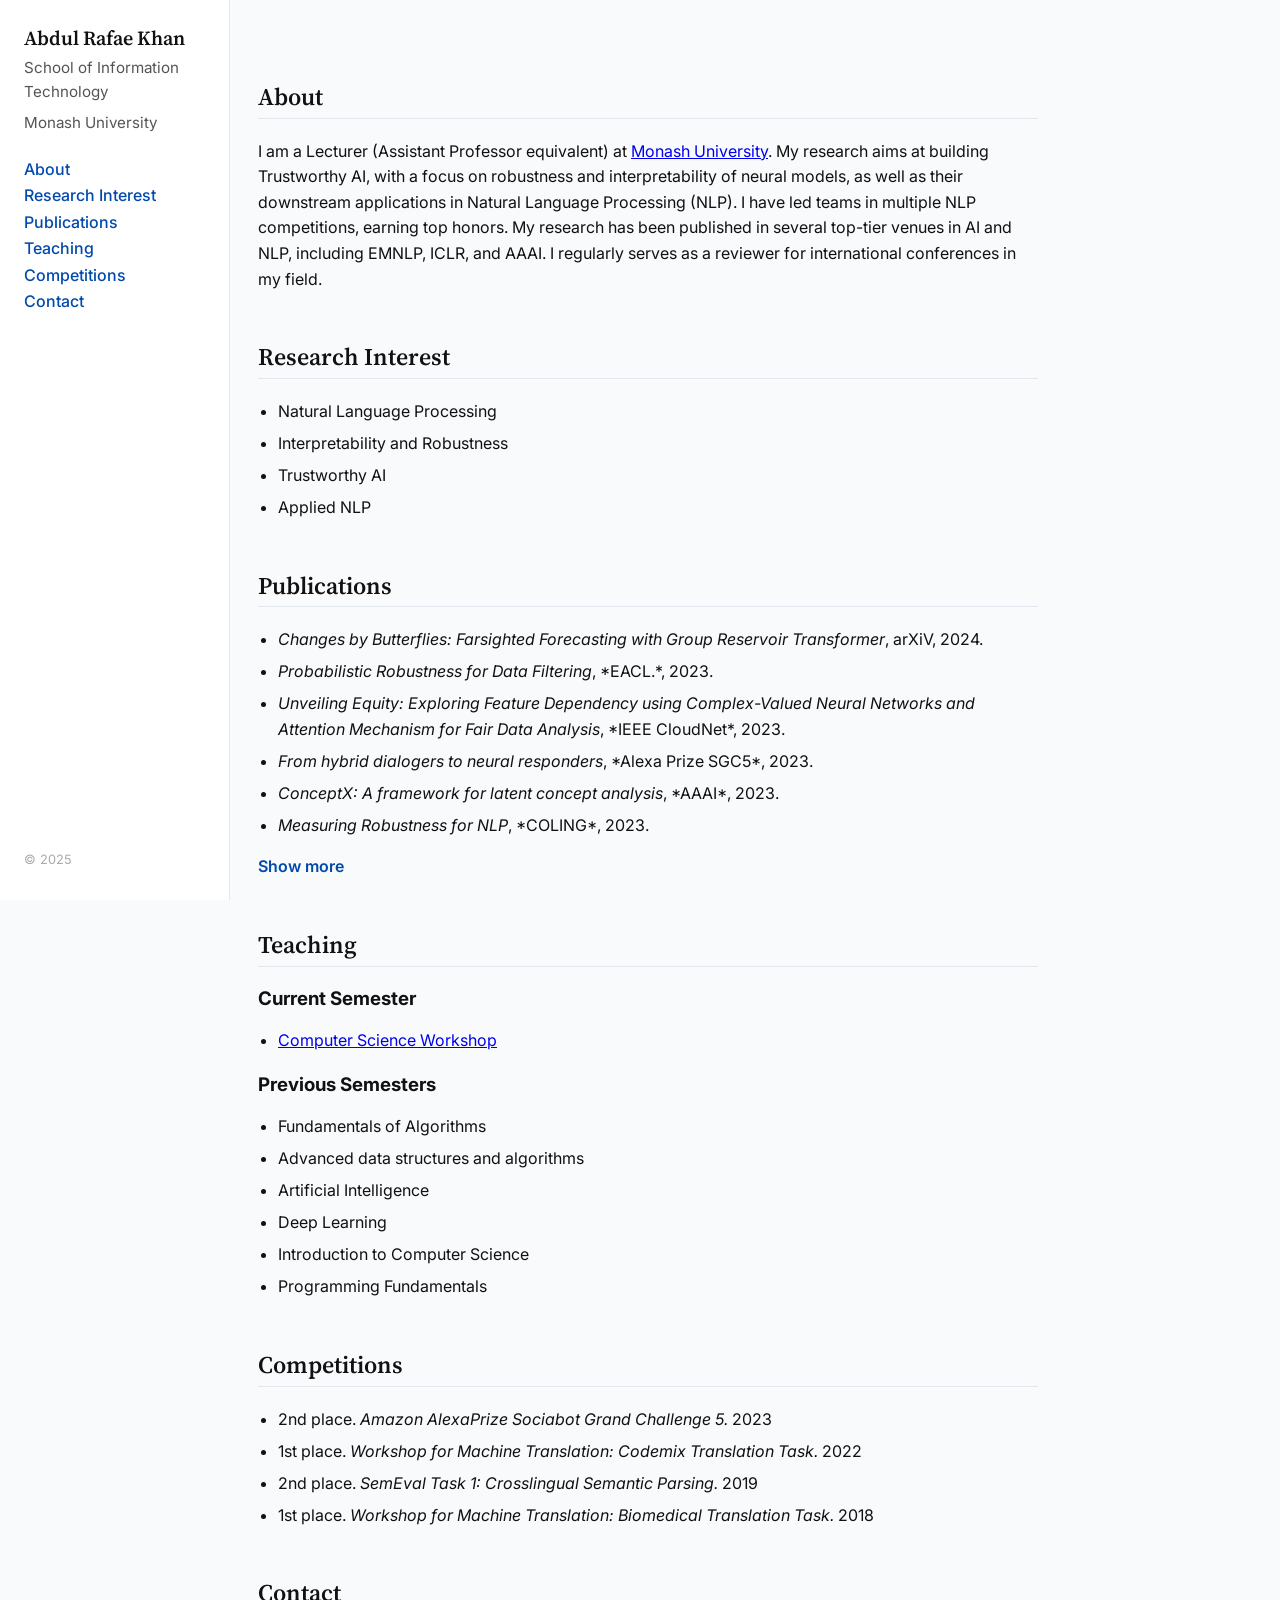
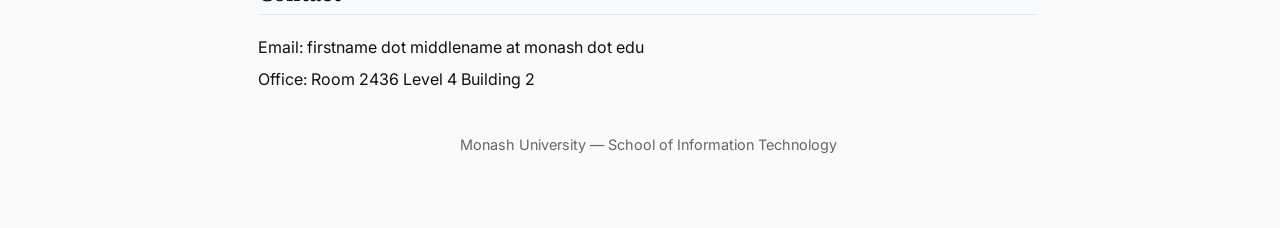
<file: index.html>
<!doctype html>
<html lang="en">
<head>
<meta charset="utf-8">
<meta name="viewport" content="width=device-width,initial-scale=1">
<title>Abdul Rafae Khan — Information Technology</title>
<link href="https://fonts.googleapis.com/css2?family=Inter:wght@400;600&family=Source+Serif+4:wght@400;600&display=swap" rel="stylesheet">
<style>
html,body{margin:0;height:100%;font-family:Inter,system-ui,sans-serif;color:#111;background:#f9fafc;scroll-behavior:smooth;}
aside{position:fixed;left:0;top:0;bottom:0;width:230px;background:#fff;border-right:1px solid #e2e8f0;padding:24px;box-sizing:border-box;display:flex;flex-direction:column;justify-content:space-between}
.profile-pic{width:90px;height:90px;border-radius:50%;object-fit:cover;margin-bottom:12px;filter:grayscale(30%)}
.name{margin:0;font-size:1.25rem;font-family:"Source Serif 4",serif;font-weight:600}
.subtitle{color:#555;margin-top:4px;font-size:.95rem}
nav{margin-top:1.5em;display:flex;flex-direction:column;gap:.4em}
nav a{color:#004aad;text-decoration:none;font-weight:500}
nav a:hover{text-decoration:underline}
main{margin-left:230px;max-width:780px;padding:32px 28px}
h2{font-family:"Source Serif 4",serif;font-weight:600;border-bottom:1px solid #e2e8f0;padding-bottom:.2em;margin-top:2em}
p,li{margin:.4em 0;line-height:1.6}
ul{padding-left:20px}
footer{text-align:center;color:#666;font-size:.9rem;margin:3em 0}
.toggle{cursor:pointer;color:#004aad;font-weight:600;text-decoration:none}
#office-hours{display:none;color:#555;margin-top:8px}
@media(max-width:750px){
  aside{position:static;width:auto;border:0;border-bottom:1px solid #e2e8f0;flex-direction:row;flex-wrap:wrap;gap:10px;align-items:center}
  main{margin:0;padding:20px}
  nav{flex-direction:row;gap:10px;margin:0}
}
</style>
</head>
<body>
<aside>
  <div>
    <div>
	  <!--<img src="photo.jpeg" alt="Profile photo" class="profile-pic">-->
      <h1 class="name">Abdul Rafae Khan</h1>
      <p class="subtitle">School of Information Technology</p>
      <p class="subtitle">Monash University</p>
    </div>
    <nav>
      <a href="#about">About</a>
      <a href="#research">Research Interest</a>
	  <a href="#publication">Publications</a>
      <a href="#teaching">Teaching</a>
	  <a href="#competitions">Competitions</a>
      <a href="#contact">Contact</a>
    </nav>
  </div>
  <p style="color:#aaa;font-size:.8rem;margin-top:2em">&copy; 2025</p>
</aside>

<main>
  <section id="about">
    <h2>About</h2>
    <p>I am a Lecturer (Assistant Professor equivalent) at <a href="https://www.monash.edu/">Monash University</a>. My research aims at building Trustworthy AI, with a focus on robustness and interpretability of neural models, as well as their downstream applications in Natural Language Processing (NLP). I have led teams in multiple NLP competitions, earning top honors. My research has been published in several top-tier venues in AI and NLP, including EMNLP, ICLR, and AAAI. I regularly serves as a reviewer for international conferences in my field.</p>
  </section>

  <section id="research">
    <h2>Research Interest</h2>
	<ul>
		<li>Natural Language Processing</li>
		<li>Interpretability and Robustness</li>
		<li>Trustworthy AI</li>
		<li>Applied NLP</li>
	</ul>
  </section>

  <section id="publication">
    <h2>Publications</h2>
    <ul>
      <li><em>Changes by Butterflies: Farsighted Forecasting with Group Reservoir Transformer</em>, arXiV, 2024. </li>
      <li><em>Probabilistic Robustness for Data Filtering</em>, *EACL.*, 2023.</li>
	  <li><em>Unveiling Equity: Exploring Feature Dependency using Complex-Valued Neural Networks and Attention Mechanism for Fair Data Analysis</em>, *IEEE CloudNet*, 2023.</li>
	  <li><em>From hybrid dialogers to neural responders</em>, *Alexa Prize SGC5*, 2023.</li>
	  <li><em>ConceptX: A framework for latent concept analysis</em>, *AAAI*, 2023.</li>
	  <li><em>Measuring Robustness for NLP</em>, *COLING*, 2023.</li>
    </ul>
    <p><a href="#" class="toggle" id="show-more">Show more</a></p>
    <div id="more-pubs" style="display:none;color:#555">
      <ul>
	  <li><em>SIT at MixMT 2022: Fluent Translation Built on Giant Pre-trained Models</em>, *EMNLP*, 2022.</li>
	  <li><em>Analyzing Encoded Concepts in Transformer Language Models</em>, *NAACL*, 2022.</li>
	  <li><em>Discovering Latent Concepts Learned in BERT</em>, *ICLR*, 2022.</li>
	  <li><em>Learning by Interpreting</em>, *IJCAI*, 2022.</li>
	  <li><em>A clustering framework for lexical normalization of Roman Urdu</em>, *Journal for NLE*, 2022.</li>
	  <li><em>Grouping words with semantic diversity</em>, *NAACL*, 2021.</li>
	  <li><em>Deep Interpretable Criminal Charge Prediction and Algorithmic Bias.</em>, *ICML xAI*, 2021.</li>
	  <li><em>Coding textual inputs boosts the accuracy of neural networks</em>, *EMNLP*, 2020.</li>
	  <li><em>Diversity by Phonetics and its Application in Neural Machine Translation</em>, *arXiV*, 2019.</li>
	  <li><em>CUNY-PKU Parser at SemEval-2019 Task 1: Cross-lingual Semantic Parsing with UCCA</em>, *SemEval*, 2019.</li>
	  <li><em>Hunter NMT System for WMT18 Biomedical Translation Task: Transfer Learning in Neural Machine Translation</em>, *EMNLP*, 2018.</li>
	  <li><em>An unsupervised method for discovering lexical variations in Roman Urdu informal text</em>, *EMNLP*, 2015.</li>
      </ul>
    </div>
  </section>

  <section id="teaching">
    <h2>Teaching</h2>
	<h3>Current Semester</h3>
    <ul>
      <li><a href="fit2109-s2-mum/team.html">Computer Science Workshop</a></li>
    </ul>
	<h3>Previous Semesters</h3>
    <ul>
	  <li>Fundamentals of Algorithms</li>
	  <li>Advanced data structures and algorithms</li>
	  <li>Artificial Intelligence</li>
      <li>Deep Learning</li>	
      <li>Introduction to Computer Science</li>
      <li>Programming Fundamentals</li>
    </ul>
  </section>

  <section id="competitions">
	<h2>Competitions</h2>
	<ul>
	  <li>2nd place. <em>Amazon AlexaPrize Sociabot Grand Challenge 5.</em> 2023</li>
	  <li>1st place. <em>Workshop for Machine Translation: Codemix Translation Task.</em> 2022</li>
	  <li>2nd place. <em>SemEval Task 1: Crosslingual Semantic Parsing.</em> 2019</li>
	  <li>1st place. <em>Workshop for Machine Translation: Biomedical Translation Task.</em> 2018</li>
	</ul>
  </section>

  <section id="contact">
    <h2>Contact</h2>
    <p>Email: firstname dot middlename at monash dot edu</p>
    <p>Office: Room 2436 Level 4 Building 2<br>
	<div id="office-hours">By appointment</div>
    <!--<a href="#" class="toggle" id="toggle-hours">Show office hours</a></p>
    <div id="office-hours">By appointment</div>-->
  </section>

  <footer>Monash University — School of Information Technology</footer>
</main>

<script src="https://code.jquery.com/jquery-3.6.0.min.js"></script>
<script>
$('#show-more').on('click', function(e){
  e.preventDefault();
  $('#more-pubs').slideToggle(180);
  $(this).text(function(i,t){return t.startsWith('Show')?'Hide more':'Show more';});
});
$('#toggle-hours').on('click', function(e){
  e.preventDefault();
  $('#office-hours').slideToggle(160);
  $(this).text(function(i,t){return t.startsWith('Show')?'Hide office hours':'Show office hours';});
});
</script>
</body>
</html>
</file>
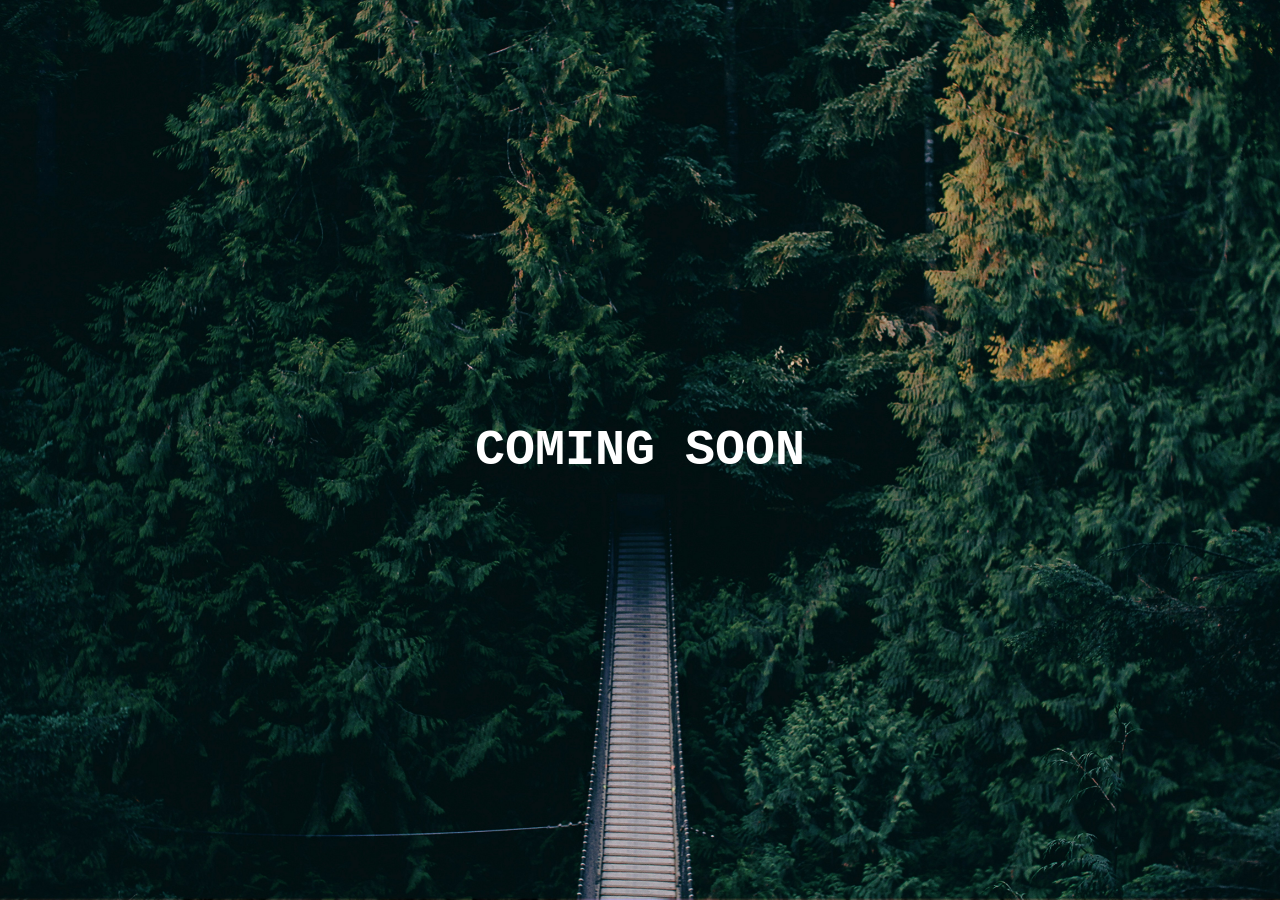
<file: index_placeholder.html>
<!DOCTYPE html>
<html>
<style>
body, html {
  height: 100%;
  margin: 0;
}

.bgimg {
  background-image: url('forestbridge1.jpg');
  height: 100%;
  background-position: center;
  background-size: cover;
  position: relative;
  color: white;
  font-family: "Courier New", Courier, monospace;
  font-size: 25px;
}

.topleft {
  position: absolute;
  top: 0;
  left: 16px;
}

.bottomleft {
  position: absolute;
  bottom: 0;
  left: 16px;
}

.middle {
  position: absolute;
  top: 50%;
  left: 50%;
  transform: translate(-50%, -50%);
  text-align: center;
}

hr {
  margin: auto;
  width: 40%;
}
</style>
<body>

<div class="bgimg">
  <div class="middle">
    <h1>COMING SOON</h1>
    <p id="demo" style="font-size:30px"></p>
  </div>
</div>

</body>
</html>
</file>
